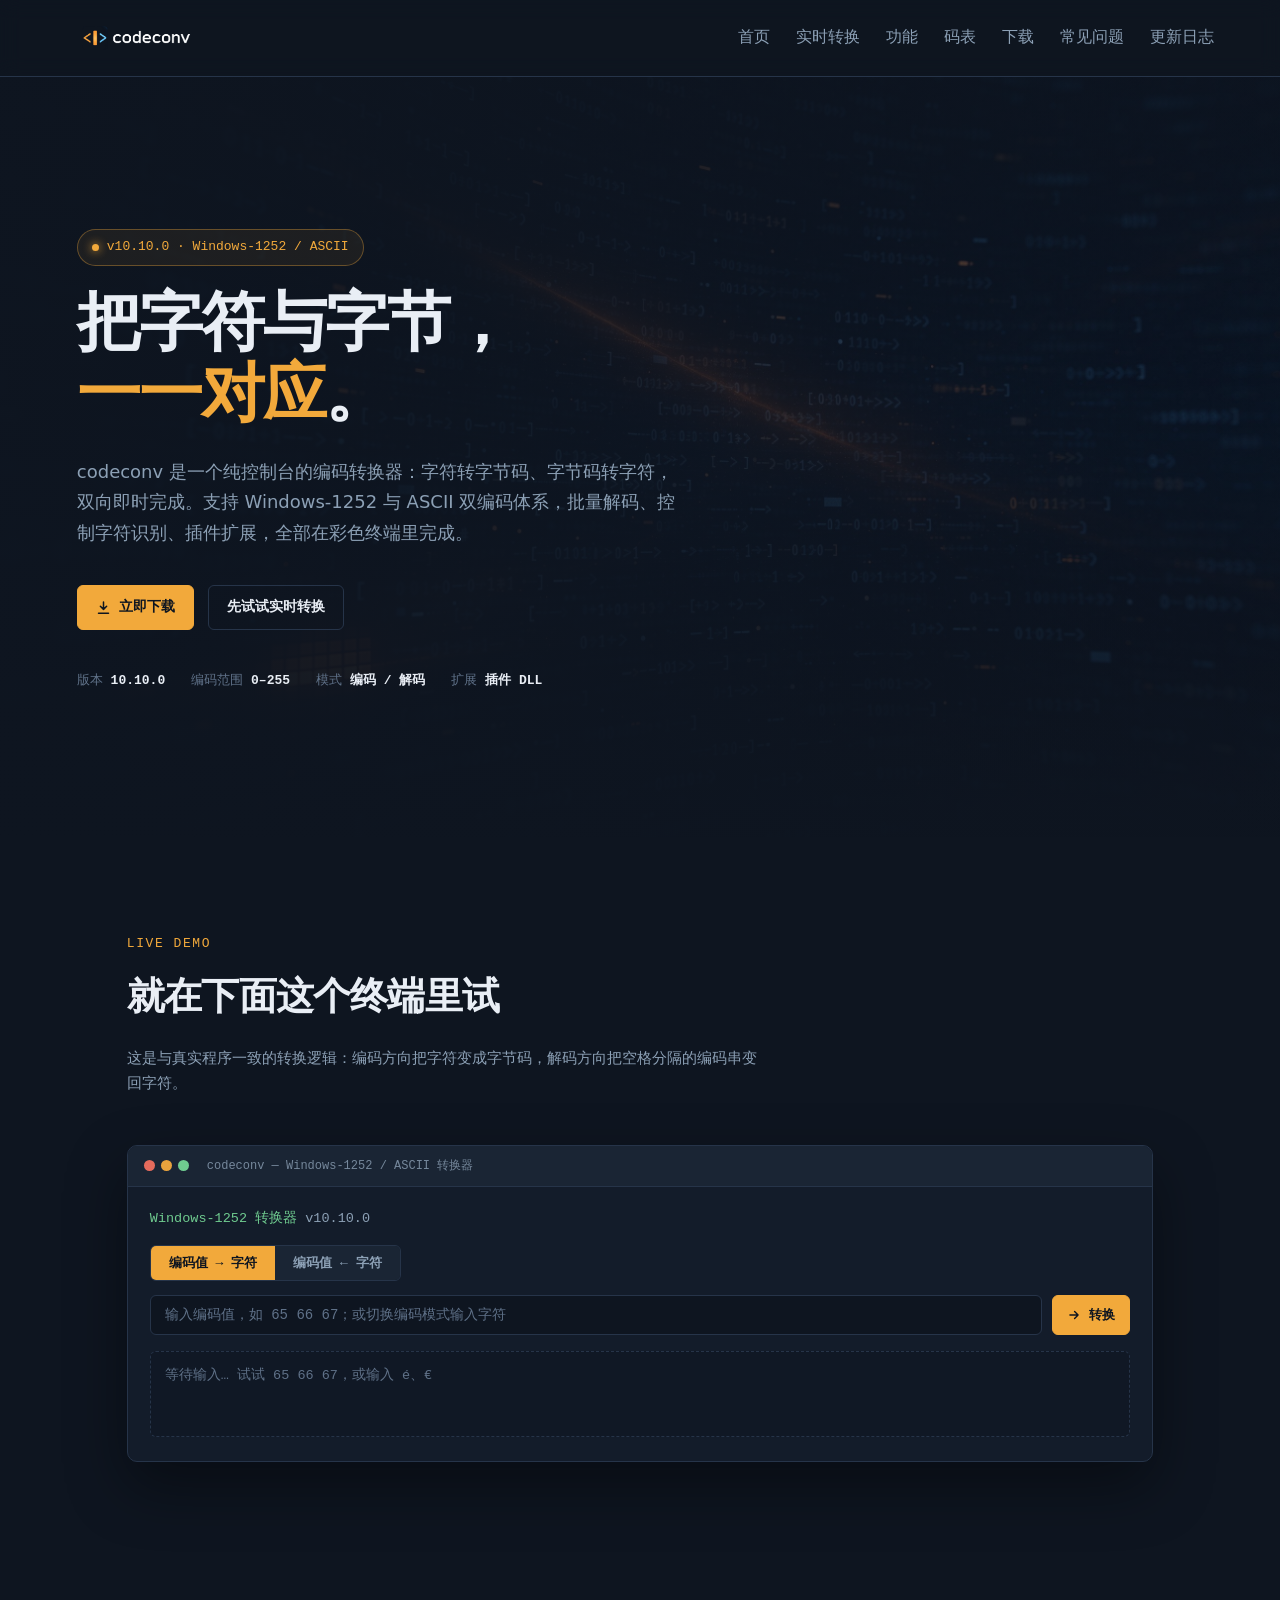
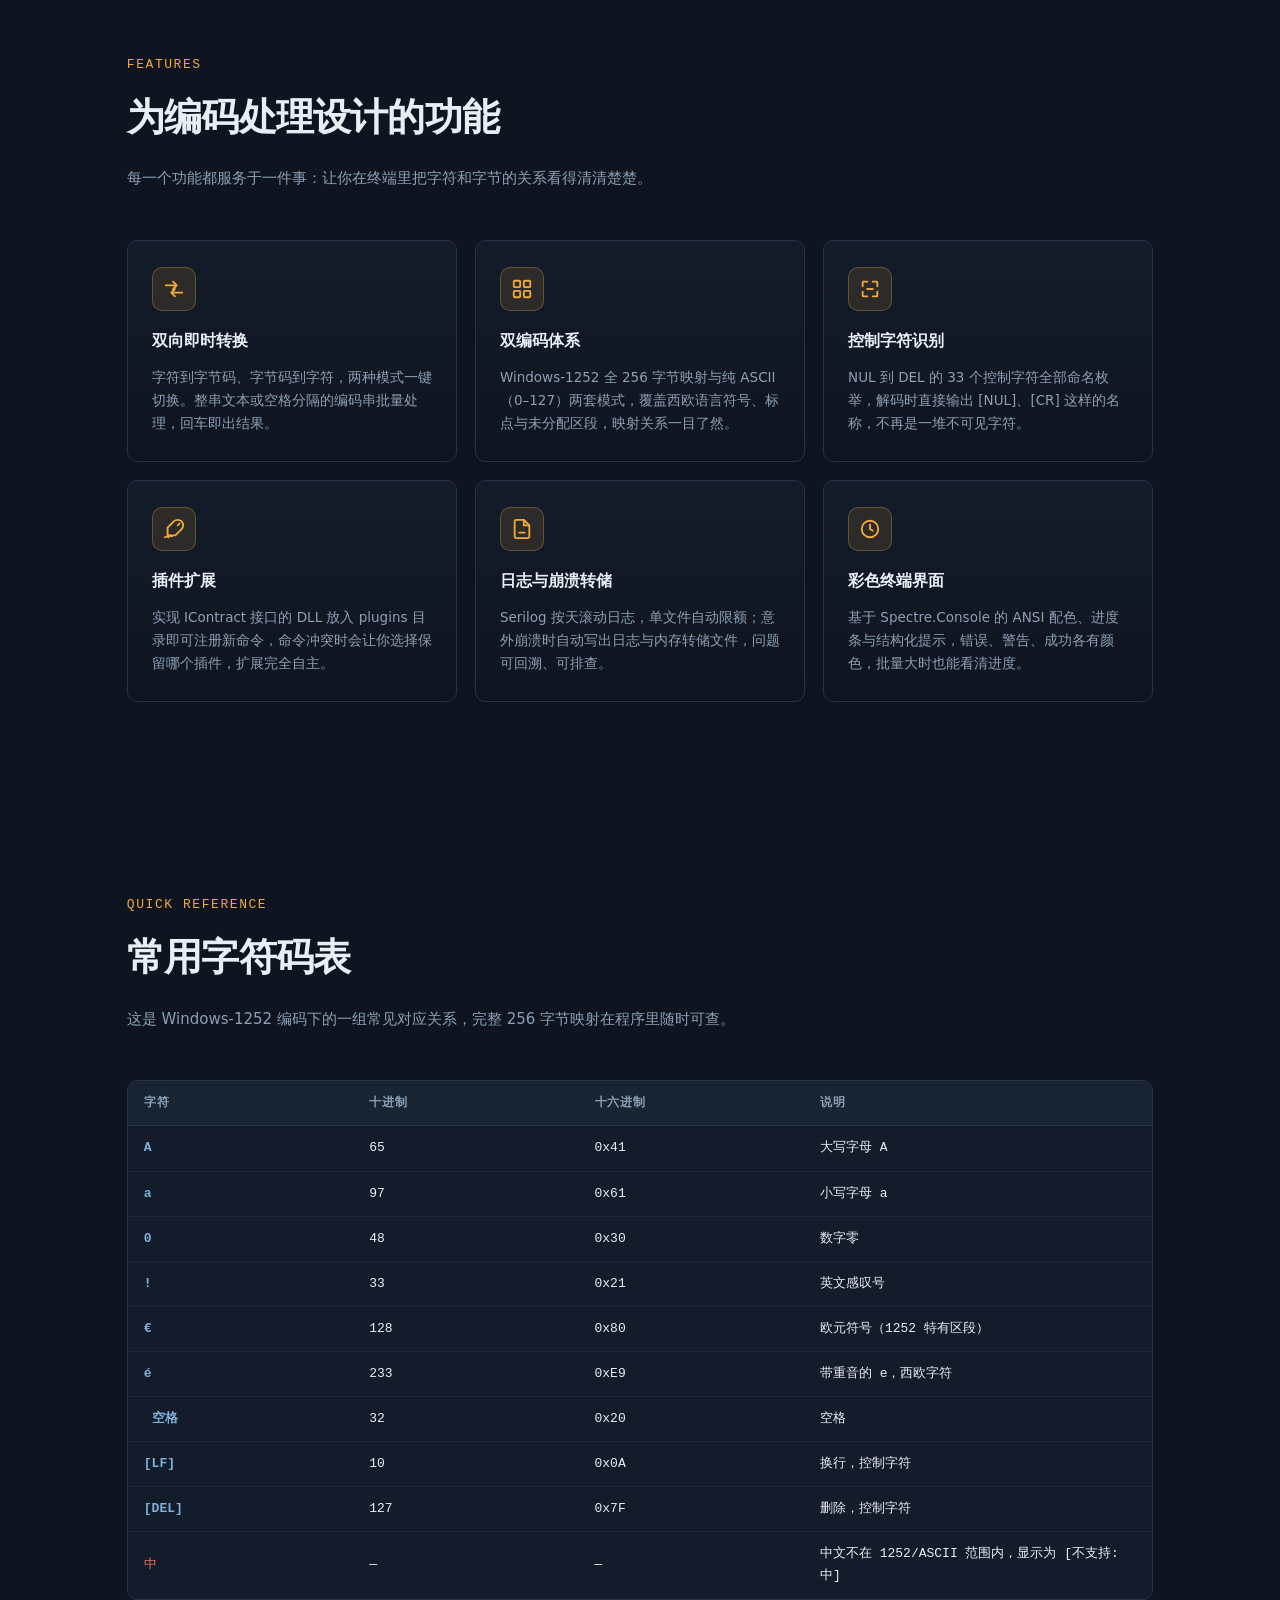
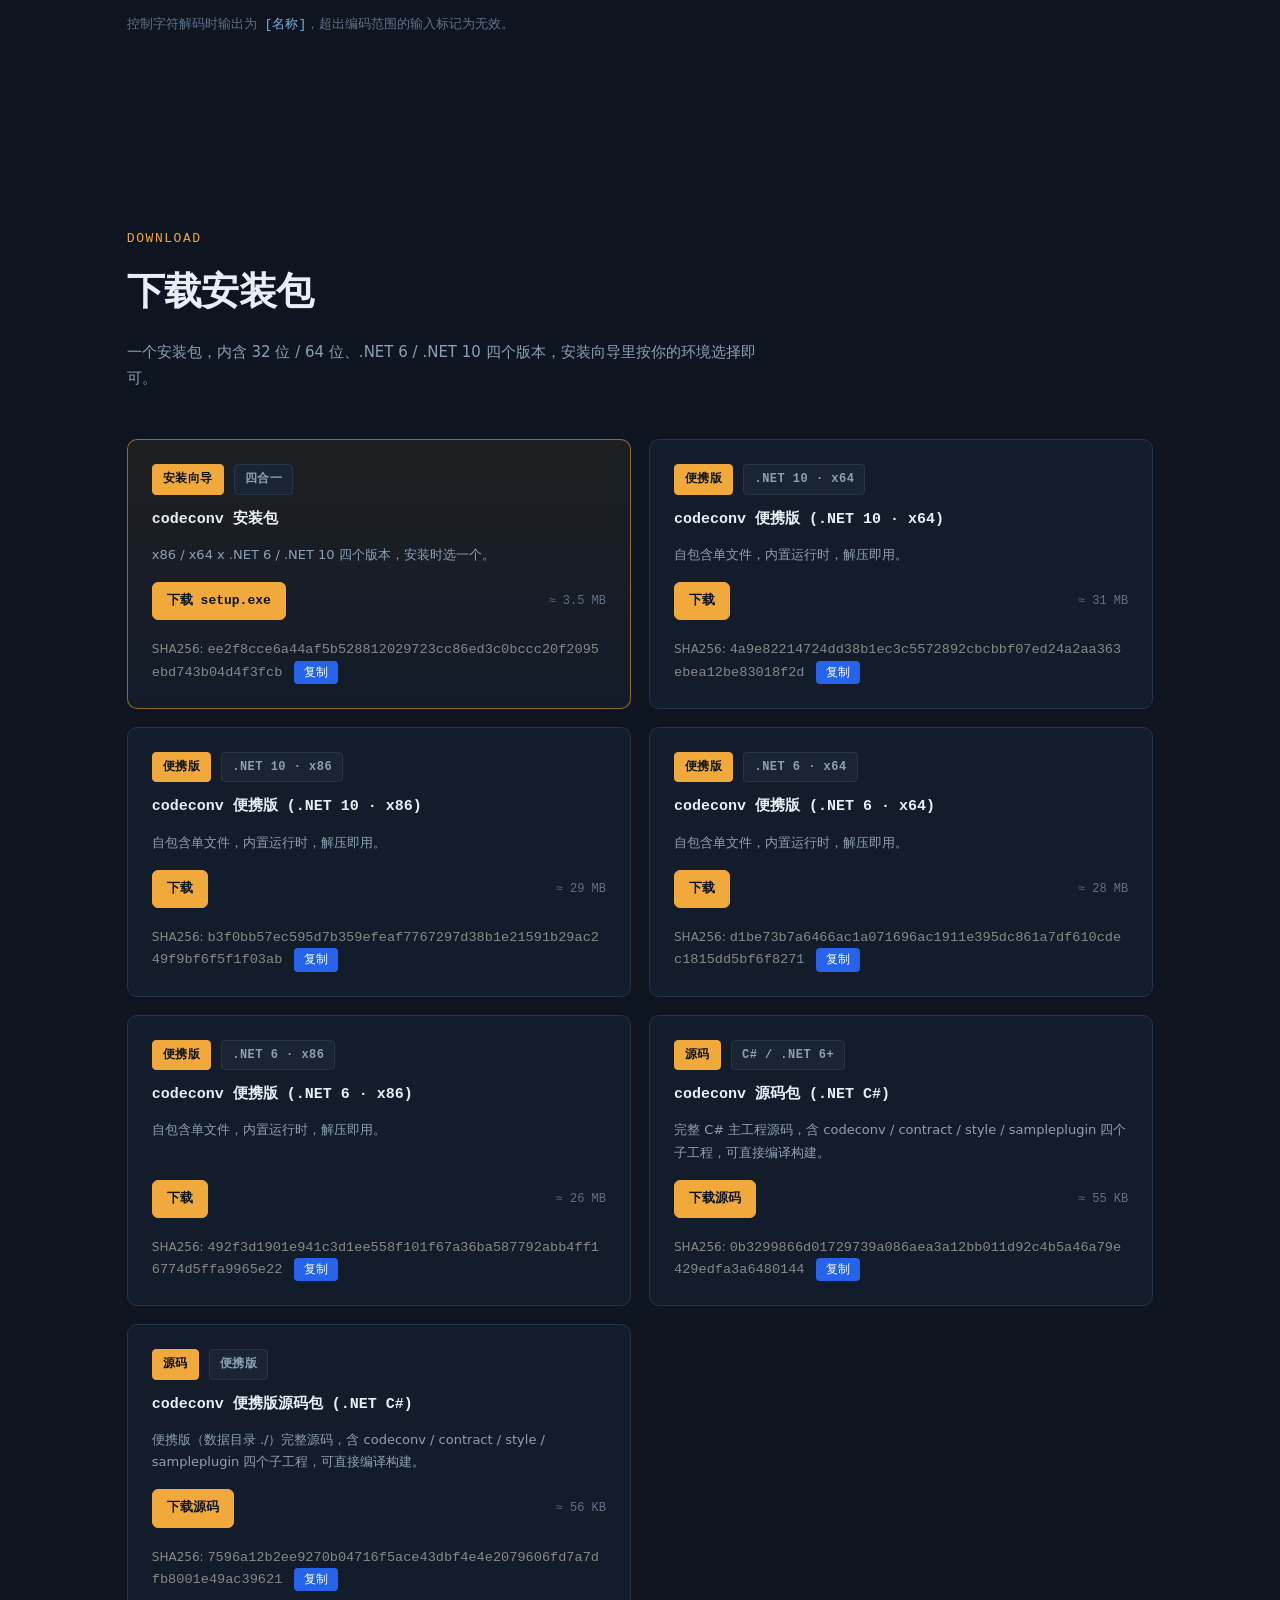
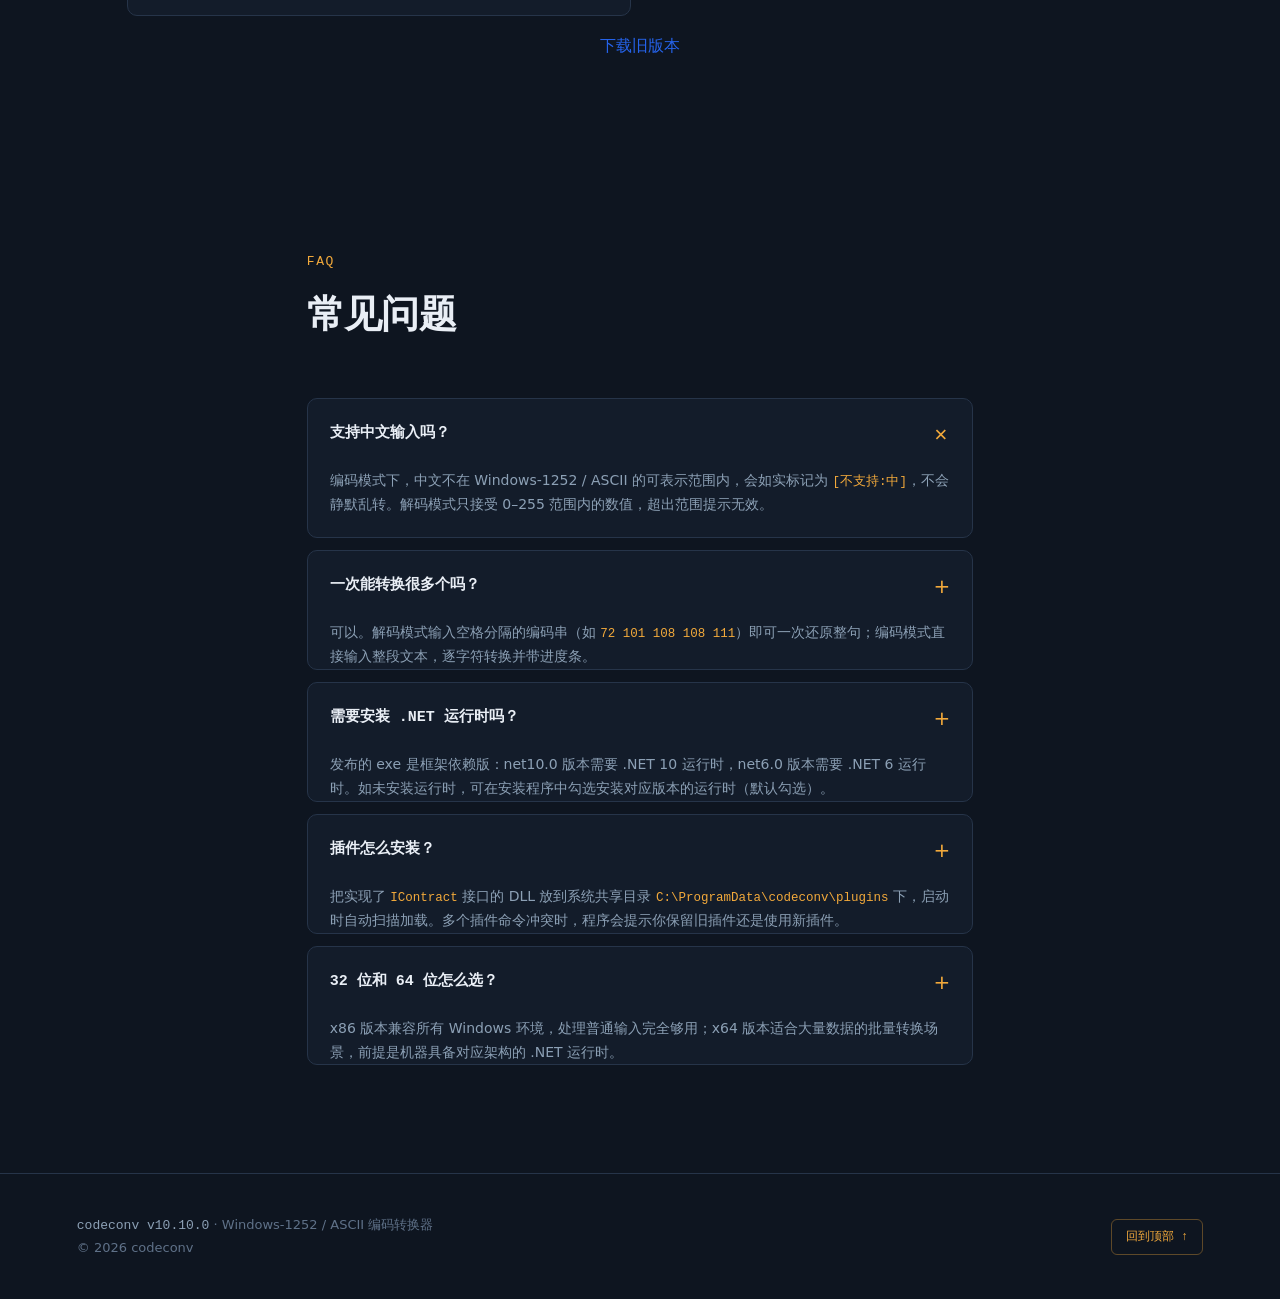
<file: index.html>
<!DOCTYPE html>
<html lang="zh-CN">

<head>
    <meta charset="UTF-8">
    <meta name="viewport" content="width=device-width, initial-scale=1.0">
    <title>codeconv — Windows-1252 / ASCII 编码转换器</title>
    <meta name="description" content="codeconv 是一款 Windows-1252 / ASCII 字符与字节码双向转换的控制台工具，支持批量解码、控制字符识别、插件扩展与彩色终端界面。">
    <link rel="icon" type="image/png" href="image/logo-icon.ico" sizes="16x16 32x32 48x48 64x64 256x256">
    <link rel="stylesheet"
        href="https://miaoda.feishu.cn/fonts/css2?family=JetBrains+Mono:wght@400;700;800&family=Noto+Sans+SC:wght@400;700;800&display=swap">
    <link rel="stylesheet" href="./style.css">
</head>

<body>
    <!-- ===== 导航 ===== -->
    <header class="nav">
        <div class="brand">
            <img src="image/logo-nav.png" alt="codeconv">
        </div>
        <nav class="nav-links" aria-label="页面导航">
            <a href="#top">首页</a>
            <a href="#demo">实时转换</a>
            <a href="#features">功能</a>
            <a href="#table">码表</a>
            <a href="#download">下载</a>
            <a href="#faq">常见问题</a>
            <a href="./changelog.html">更新日志</a>
        </nav>
    </header>

    <!-- ===== Hero ===== -->
    <section class="hero">
        <div class="hero-inner">
            <div class="hero-eyebrow"><span class="dot"></span> v10.10.0 · Windows-1252 / ASCII</div>
            <h1>把字符与字节，<br><span class="amp">一一对应</span>。</h1>
            <p class="lead">codeconv 是一个纯控制台的编码转换器：字符转字节码、字节码转字符，双向即时完成。支持 Windows-1252 与 ASCII
                双编码体系，批量解码、控制字符识别、插件扩展，全部在彩色终端里完成。</p>
            <div class="hero-cta">
                <a class="btn" href="#download">
                    <svg width="15" height="15" viewBox="0 0 24 24" fill="none" stroke="currentColor" stroke-width="2.4"
                        stroke-linecap="round" stroke-linejoin="round">
                        <path d="M12 3v12m0 0l-5-5m5 5l5-5" />
                        <path d="M4 21h16" />
                    </svg>
                    立即下载
                </a>
                <a class="btn ghost" href="#demo">先试试实时转换</a>
            </div>
            <div class="hero-meta">
                <span>版本 <b>10.10.0</b></span>
                <span>编码范围 <b>0–255</b></span>
                <span>模式 <b>编码 / 解码</b></span>
                <span>扩展 <b>插件 DLL</b></span>
            </div>
        </div>
    </section>

    <!-- ===== 实时转换演示 ===== -->
    <section class="section" id="demo">
        <div class="section-head">
            <div class="kicker">Live demo</div>
            <h2>就在下面这个终端里试</h2>
            <p>这是与真实程序一致的转换逻辑：编码方向把字符变成字节码，解码方向把空格分隔的编码串变回字符。</p>
        </div>
        <div class="demo-shell">
            <div class="demo-bar">
                <span class="dots"><span></span><span></span><span></span></span>
                <span class="demo-title">codeconv — Windows-1252 / ASCII 转换器</span>
            </div>
            <div class="demo-body">
                <div class="demo-banner" id="demoBanner"><span class="ok">Windows-1252 转换器</span> v10.10.0</div>
                <div class="demo-tabs" role="tablist">
                    <button type="button" id="tabDecode" class="on">编码值 &#8594; 字符</button>
                    <button type="button" id="tabEncode">编码值 &#8592; 字符</button>
                </div>
                <div class="demo-input-row">
                    <input id="demoInput" type="text" placeholder="输入编码值，如 65 66 67；或切换编码模式输入字符" autocomplete="off"
                        spellcheck="false">
                    <button class="btn small" id="demoGo" type="button">
                        <svg width="14" height="14" viewBox="0 0 24 24" fill="none" stroke="currentColor"
                            stroke-width="2.4" stroke-linecap="round" stroke-linejoin="round">
                            <path d="M5 12h14m0 0l-6-6m6 6l-6 6" />
                        </svg>
                        转换
                    </button>
                </div>
                <div class="demo-out" id="demoOut"><span class="hint">等待输入… 试试 65 66 67，或输入 &eacute;、&euro;</span></div>
            </div>
        </div>
    </section>

    <!-- ===== 特性 ===== -->
    <section class="section" id="features">
        <div class="section-head">
            <div class="kicker">Features</div>
            <h2>为编码处理设计的功能</h2>
            <p>每一个功能都服务于一件事：让你在终端里把字符和字节的关系看得清清楚楚。</p>
        </div>
        <div class="features">
            <div class="feat">
                <div class="ic"><svg width="22" height="22" viewBox="0 0 24 24" fill="none" stroke="currentColor"
                        stroke-width="2" stroke-linecap="round" stroke-linejoin="round">
                        <path d="M3 8h12m0 0l-4-4m4 4l-4 4" />
                        <path d="M21 16H9m0 0l4-4m-4 4l4 4" />
                    </svg></div>
                <h3>双向即时转换</h3>
                <p>字符到字节码、字节码到字符，两种模式一键切换。整串文本或空格分隔的编码串批量处理，回车即出结果。</p>
            </div>
            <div class="feat">
                <div class="ic"><svg width="22" height="22" viewBox="0 0 24 24" fill="none" stroke="currentColor"
                        stroke-width="2" stroke-linecap="round" stroke-linejoin="round">
                        <rect x="3" y="3" width="7" height="7" rx="1" />
                        <rect x="14" y="3" width="7" height="7" rx="1" />
                        <rect x="3" y="14" width="7" height="7" rx="1" />
                        <rect x="14" y="14" width="7" height="7" rx="1" />
                    </svg></div>
                <h3>双编码体系</h3>
                <p>Windows-1252 全 256 字节映射与纯 ASCII（0–127）两套模式，覆盖西欧语言符号、标点与未分配区段，映射关系一目了然。</p>
            </div>
            <div class="feat">
                <div class="ic"><svg width="22" height="22" viewBox="0 0 24 24" fill="none" stroke="currentColor"
                        stroke-width="2" stroke-linecap="round" stroke-linejoin="round">
                        <path d="M4 9V5a1 1 0 011-1h4" />
                        <path d="M20 9V5a1 1 0 00-1-1h-4" />
                        <path d="M4 15v4a1 1 0 001 1h4" />
                        <path d="M20 15v4a1 1 0 01-1 1h-4" />
                        <path d="M9 12h6" />
                    </svg></div>
                <h3>控制字符识别</h3>
                <p>NUL 到 DEL 的 33 个控制字符全部命名枚举，解码时直接输出 [NUL]、[CR] 这样的名称，不再是一堆不可见字符。</p>
            </div>
            <div class="feat">
                <div class="ic"><svg width="22" height="22" viewBox="0 0 24 24" fill="none" stroke="currentColor"
                        stroke-width="2" stroke-linecap="round" stroke-linejoin="round">
                        <path d="M20.24 12.24a6 6 0 00-8.49-8.49L5 10.5V19h8.5l6.74-6.76z" />
                        <path d="M16 8l2-2" />
                        <path d="M2 21l3-1 1 1 1-2 3 1" />
                    </svg></div>
                <h3>插件扩展</h3>
                <p>实现 IContract 接口的 DLL 放入 plugins 目录即可注册新命令，命令冲突时会让你选择保留哪个插件，扩展完全自主。</p>
            </div>
            <div class="feat">
                <div class="ic"><svg width="22" height="22" viewBox="0 0 24 24" fill="none" stroke="currentColor"
                        stroke-width="2" stroke-linecap="round" stroke-linejoin="round">
                        <path d="M14 2H6a2 2 0 00-2 2v16a2 2 0 002 2h12a2 2 0 002-2V8z" />
                        <path d="M14 2v6h6" />
                        <path d="M9 16h6" />
                    </svg></div>
                <h3>日志与崩溃转储</h3>
                <p>Serilog 按天滚动日志，单文件自动限额；意外崩溃时自动写出日志与内存转储文件，问题可回溯、可排查。</p>
            </div>
            <div class="feat">
                <div class="ic"><svg width="22" height="22" viewBox="0 0 24 24" fill="none" stroke="currentColor"
                        stroke-width="2" stroke-linecap="round" stroke-linejoin="round">
                        <path d="M12 3a9 9 0 100 18 9 9 0 000-18z" />
                        <path d="M12 7v5l3 2" />
                    </svg></div>
                <h3>彩色终端界面</h3>
                <p>基于 Spectre.Console 的 ANSI 配色、进度条与结构化提示，错误、警告、成功各有颜色，批量大时也能看清进度。</p>
            </div>
        </div>
    </section>

    <!-- ===== 码表 ===== -->
    <section class="section" id="table">
        <div class="section-head">
            <div class="kicker">Quick reference</div>
            <h2>常用字符码表</h2>
            <p>这是 Windows-1252 编码下的一组常见对应关系，完整 256 字节映射在程序里随时可查。</p>
        </div>
        <div class="code-table-wrap">
            <table class="code-table">
                <colgroup>
                    <col>
                    <col>
                    <col>
                    <col>
                </colgroup>
                <thead>
                    <tr>
                        <th>字符</th>
                        <th>十进制</th>
                        <th>十六进制</th>
                        <th>说明</th>
                    </tr>
                </thead>
                <tbody>
                    <tr>
                        <td><span class="ct">A</span></td>
                        <td>65</td>
                        <td>0x41</td>
                        <td>大写字母 A</td>
                    </tr>
                    <tr>
                        <td><span class="ct">a</span></td>
                        <td>97</td>
                        <td>0x61</td>
                        <td>小写字母 a</td>
                    </tr>
                    <tr>
                        <td><span class="ct">0</span></td>
                        <td>48</td>
                        <td>0x30</td>
                        <td>数字零</td>
                    </tr>
                    <tr>
                        <td><span class="ct">!</span></td>
                        <td>33</td>
                        <td>0x21</td>
                        <td>英文感叹号</td>
                    </tr>
                    <tr>
                        <td><span class="ct">&euro;</span></td>
                        <td>128</td>
                        <td>0x80</td>
                        <td>欧元符号（1252 特有区段）</td>
                    </tr>
                    <tr>
                        <td><span class="ct">&eacute;</span></td>
                        <td>233</td>
                        <td>0xE9</td>
                        <td>带重音的 e，西欧字符</td>
                    </tr>
                    <tr>
                        <td><span class="ct">&nbsp;空格&nbsp;</span></td>
                        <td>32</td>
                        <td>0x20</td>
                        <td>空格</td>
                    </tr>
                    <tr>
                        <td><span class="ct">[LF]</span></td>
                        <td>10</td>
                        <td>0x0A</td>
                        <td>换行，控制字符</td>
                    </tr>
                    <tr>
                        <td><span class="ct">[DEL]</span></td>
                        <td>127</td>
                        <td>0x7F</td>
                        <td>删除，控制字符</td>
                    </tr>
                    <tr>
                        <td><span class="bd">中</span></td>
                        <td>—</td>
                        <td>—</td>
                        <td>中文不在 1252/ASCII 范围内，显示为 [不支持:中]</td>
                    </tr>
                </tbody>
            </table>
        </div>
        <p class="legend">控制字符解码时输出为 <span>[名称]</span>，超出编码范围的输入标记为无效。</p>
    </section>

        <!-- ===== 下载 ===== -->
    <section class="section" id="download">
        <div class="section-head">
            <div class="kicker">Download</div>
            <h2>下载安装包</h2>
            <p>一个安装包，内含 32 位 / 64 位、.NET 6 / .NET 10 四个版本，安装向导里按你的环境选择即可。</p>
        </div>
        <div class="dl-grid">
            <div class="dl-card reco">
                <div class="dl-top">
                    <span class="dl-tag hot">安装向导</span>
                    <span class="dl-tag tfm">四合一</span>
                </div>
                <div class="dl-name">codeconv 安装包</div>
                <div class="dl-desc">x86 / x64 x .NET 6 / .NET 10 四个版本，安装时选一个。</div>
                <div class="dl-foot">
                    <a class="btn small" href="./download/install/setup.exe">下载 setup.exe</a>
                    <span class="dl-meta">≈ 3.5 MB</span>
                </div>
                <div class="sha256">SHA256: <span class="hash-text">ee2f8cce6a44af5b528812029723cc86ed3c0bccc20f2095ebd743b04d4f3fcb</span> <button type="button" class="copy-btn" onclick="copyHash(this)">复制</button></div>
            </div>
            <div class="dl-card">
                <div class="dl-top">
                    <span class="dl-tag hot">便携版</span>
                    <span class="dl-tag tfm">.NET 10 · x64</span>
                </div>
                <div class="dl-name">codeconv 便携版 (.NET 10 · x64)</div>
                <div class="dl-desc">自包含单文件，内置运行时，解压即用。</div>
                <div class="dl-foot">
                    <a class="btn small" href="./download/portable/codeconv-10.10.0-portable-net10-x64.zip">下载</a>
                    <span class="dl-meta">≈ 31 MB</span>
                </div>
                <div class="sha256">SHA256: <span class="hash-text">4a9e82214724dd38b1ec3c5572892cbcbbf07ed24a2aa363ebea12be83018f2d</span> <button type="button" class="copy-btn" onclick="copyHash(this)">复制</button></div>
            </div>
            <div class="dl-card">
                <div class="dl-top">
                    <span class="dl-tag hot">便携版</span>
                    <span class="dl-tag tfm">.NET 10 · x86</span>
                </div>
                <div class="dl-name">codeconv 便携版 (.NET 10 · x86)</div>
                <div class="dl-desc">自包含单文件，内置运行时，解压即用。</div>
                <div class="dl-foot">
                    <a class="btn small" href="./download/portable/codeconv-10.10.0-portable-net10-x86.zip">下载</a>
                    <span class="dl-meta">≈ 29 MB</span>
                </div>
                <div class="sha256">SHA256: <span class="hash-text">b3f0bb57ec595d7b359efeaf7767297d38b1e21591b29ac249f9bf6f5f1f03ab</span> <button type="button" class="copy-btn" onclick="copyHash(this)">复制</button></div>
            </div>
            <div class="dl-card">
                <div class="dl-top">
                    <span class="dl-tag hot">便携版</span>
                    <span class="dl-tag tfm">.NET 6 · x64</span>
                </div>
                <div class="dl-name">codeconv 便携版 (.NET 6 · x64)</div>
                <div class="dl-desc">自包含单文件，内置运行时，解压即用。</div>
                <div class="dl-foot">
                    <a class="btn small" href="./download/portable/codeconv-10.10.0-portable-net6-x64.zip">下载</a>
                    <span class="dl-meta">≈ 28 MB</span>
                </div>
                <div class="sha256">SHA256: <span class="hash-text">d1be73b7a6466ac1a071696ac1911e395dc861a7df610cdec1815dd5bf6f8271</span> <button type="button" class="copy-btn" onclick="copyHash(this)">复制</button></div>
            </div>
            <div class="dl-card">
                <div class="dl-top">
                    <span class="dl-tag hot">便携版</span>
                    <span class="dl-tag tfm">.NET 6 · x86</span>
                </div>
                <div class="dl-name">codeconv 便携版 (.NET 6 · x86)</div>
                <div class="dl-desc">自包含单文件，内置运行时，解压即用。</div>
                <div class="dl-foot">
                    <a class="btn small" href="./download/portable/codeconv-10.10.0-portable-net6-x86.zip">下载</a>
                    <span class="dl-meta">≈ 26 MB</span>
                </div>
                <div class="sha256">SHA256: <span class="hash-text">492f3d1901e941c3d1ee558f101f67a36ba587792abb4ff16774d5ffa9965e22</span> <button type="button" class="copy-btn" onclick="copyHash(this)">复制</button></div>
            </div>
            <div class="dl-card">
                <div class="dl-top">
                    <span class="dl-tag hot">源码</span>
                    <span class="dl-tag tfm">C# / .NET 6+</span>
                </div>
                <div class="dl-name">codeconv 源码包 (.NET C#)</div>
                <div class="dl-desc">完整 C# 主工程源码，含 codeconv / contract / style / sampleplugin 四个子工程，可直接编译构建。</div>
                <div class="dl-foot">
                    <a class="btn small" href="./download/source/codeconv-10.10.0-source.zip">下载源码</a>
                    <span class="dl-meta">≈ 55 KB</span>
                </div>
                <div class="sha256">SHA256: <span class="hash-text">0b3299866d01729739a086aea3a12bb011d92c4b5a46a79e429edfa3a6480144</span> <button type="button" class="copy-btn" onclick="copyHash(this)">复制</button></div>
            </div>
            <div class="dl-card">
                <div class="dl-top">
                    <span class="dl-tag hot">源码</span>
                    <span class="dl-tag tfm">便携版</span>
                </div>
                <div class="dl-name">codeconv 便携版源码包 (.NET C#)</div>
                <div class="dl-desc">便携版（数据目录 ./）完整源码，含 codeconv / contract / style / sampleplugin 四个子工程，可直接编译构建。</div>
                <div class="dl-foot">
                    <a class="btn small" href="./download/source/codeconv-10.10.0-portable-source.zip">下载源码</a>
                    <span class="dl-meta">≈ 56 KB</span>
                </div>
                <div class="sha256">SHA256: <span class="hash-text">7596a12b2ee9270b04716f5ace43dbf4e4e2079606fd7a7dfb8001e49ac39621</span> <button type="button" class="copy-btn" onclick="copyHash(this)">复制</button></div>
            </div>
        </div>
        <div class="download-old">
            <a href="./download-old.html">下载旧版本</a>
        </div>
    </section>

    <!-- ===== FAQ ===== -->
    <section class="section faq" id="faq">
        <div class="section-head">
            <div class="kicker">FAQ</div>
            <h2>常见问题</h2>
        </div>
        <details open>
            <summary>支持中文输入吗？<span class="plus">+</span></summary>
            <div class="faq-body">编码模式下，中文不在 Windows-1252 / ASCII 的可表示范围内，会如实标记为 <code>[不支持:中]</code>，不会静默乱转。解码模式只接受
                0–255 范围内的数值，超出范围提示无效。</div>
        </details>
        <details>
            <summary>一次能转换很多个吗？<span class="plus">+</span></summary>
            <div class="faq-body">可以。解码模式输入空格分隔的编码串（如 <code>72 101 108 108 111</code>）即可一次还原整句；编码模式直接输入整段文本，逐字符转换并带进度条。
            </div>
        </details>
        <details>
            <summary>需要安装 .NET 运行时吗？<span class="plus">+</span></summary>
            <div class="faq-body">发布的 exe 是框架依赖版：net10.0 版本需要 .NET 10 运行时，net6.0 版本需要 .NET 6 运行时。如未安装运行时，可在安装程序中勾选安装对应版本的运行时（默认勾选）。
            </div>
        </details>
        <details>
            <summary>插件怎么安装？<span class="plus">+</span></summary>
            <div class="faq-body">把实现了 <code>IContract</code> 接口的 DLL 放到系统共享目录
                <code>C:\ProgramData\codeconv\plugins</code> 下，启动时自动扫描加载。多个插件命令冲突时，程序会提示你保留旧插件还是使用新插件。</div>
        </details>
        <details>
            <summary>32 位和 64 位怎么选？<span class="plus">+</span></summary>
            <div class="faq-body">x86 版本兼容所有 Windows 环境，处理普通输入完全够用；x64 版本适合大量数据的批量转换场景，前提是机器具备对应架构的 .NET 运行时。</div>
        </details>
    </section>

    <!-- ===== 底部 ===== -->
    <footer class="footer">
        <div>
            <span class="fmono">codeconv v10.10.0</span> · Windows-1252 / ASCII 编码转换器<br>
            © 2026 codeconv
        </div>
        <a class="to-top" href="#top" data-top>回到顶部 ↑</a>
    </footer>

    <script>
        (function () {
            'use strict';
            var $ = function (id) { return document.getElementById(id); };
            var mode = 'decode';

            var w1252 = {
                128: '\u20AC', 129: '[未分配]', 130: '\u201A', 131: '\u0192', 132: '\u201E', 133: '\u2026', 134: '\u2020',
                135: '\u2021', 136: '\u02C6', 137: '\u2030', 138: '\u0160', 139: '\u2039', 140: '\u0152', 141: '[未分配]', 
                142: '\u017D', 143: '[未分配]', 144:'[未分配]', 145: '\u2018', 146: '\u2019', 147: '\u201C', 148: '\u201D',
                149: '\u2022', 150: '\u2013', 151: '\u2014', 152: '\u02DC', 153: '\u2122', 154: '\u0161', 155: '\u203A', 
                156: '\u0153', 157: '[未分配]', 158: '\u017E', 159: '\u0178', 160: '\u00A0', 161: '\u00A1', 162: '\u00A2',
                163: '\u00A3', 164: '\u00A4', 165: '\u00A5', 166: '\u00A6', 167: '\u00A7', 168: '\u00A8', 169: '\u00A9',
                170: '\u00AA', 171: '\u00AB', 172: '\u00AC', 173: '\u00AD', 174: '\u00AE', 175: '\u00AF', 176: '\u00B0',
                177: '\u00B1', 178: '\u00B2', 179: '\u00B3', 180: '\u00B4', 181: '\u00B5', 182: '\u00B6', 183: '\u00B7',
                184: '\u00B8', 185: '\u00B9', 186: '\u00BA', 187: '\u00BB', 188: '\u00BC', 189: '\u00BD', 190: '\u00BE',
                191: '\u00BF', 192: '\u00C0', 193: '\u00C1', 194: '\u00C2', 195: '\u00C3', 196: '\u00C4', 197: '\u00C5',
                198: '\u00C6', 199: '\u00C7', 200: '\u00C8', 201: '\u00C9', 202: '\u00CA', 203: '\u00CB', 204: '\u00CC',
                205: '\u00CD', 206: '\u00CE', 207: '\u00CF', 208: '\u00D0', 209: '\u00D1', 210: '\u00D2', 211: '\u00D3',
                212: '\u00D4', 213: '\u00D5', 214: '\u00D6', 215: '\u00D7', 216: '\u00D8', 217: '\u00D9', 218: '\u00DA', 
                219: '\u00DB', 220: '\u00DC', 221: '\u00DD', 222: '\u00DE', 223: '\u00DF', 224: '\u00E0', 225: '\u00E1',
                226: '\u00E2', 227: '\u00E3', 228: '\u00E4', 229: '\u00E5', 230: '\u00E6', 231: '\u00E7', 232: '\u00E8',
                233: '\u00E9', 234: '\u00EA', 235: '\u00EB', 236: '\u00EC', 237: '\u00ED', 238: '\u00EE', 239: '\u00EF',
                240: '\u00F0', 241: '\u00F1', 242: '\u00F2', 243: '\u00F3', 244: '\u00F4', 245: '\u00F5', 246: '\u00F6',
                247: '\u00F7', 248: '\u00F8', 249: '\u00F9', 250: '\u00FA', 251: '\u00FB', 252: '\u00FC', 253: '\u00FD',
                254: '\u00FE', 255: '\u00FF'
            };
            var ctrl = ['NUL', 'SOH', 'STX', 'ETX', 'EOT', 'ENQ', 'ACK', 'BEL', 'BS', 'HT', 'LF', 'VT', 'FF', 'CR', 'SO', 'SI',
                'DLE', 'DC1', 'DC2', 'DC3', 'DC4', 'NAK', 'SYN', 'ETB', 'CAN', 'EM', 'SUB', 'ESC', 'FS', 'GS', 'RS', 'US'];
            var ctrlName = {};
            ctrl.forEach(function (n, i) { ctrlName[i] = n; });
            ctrlName[127] = 'DEL';
            var charToCode = {};
            for (var i = 0; i < 128; i++) { charToCode[String.fromCharCode(i)] = i; }
            for (var k in w1252) { if (w1252[k] !== '\uFFFD') { charToCode[w1252[k]] = parseInt(k, 10); } }

            function esc(s) {
                return s.replace(/&/g, '&amp;').replace(/</g, '&lt;').replace(/>/g, '&gt;').replace(/\n/g, '<br>');
            }
            function html(s) { return s.replace(/&/g, '&amp;').replace(/</g, '&lt;').replace(/>/g, '&gt;'); }

            function decodeLine(raw) {
                var parts = raw.split(/\s+/).filter(Boolean);
                if (!parts.length) return '<span class="hint">没有可解码的内容</span>';
                var lines = [];
                parts.forEach(function (p) {
                    var n = parseInt(p, 10);
                    if (isNaN(n)) { lines.push('<span class="arrow">' + esc(p) + '</span> <span class="bad">[非数字] &#10005;</span>'); return; }
                    if (n < 0 || n > 255) { lines.push('<span class="arrow">' + esc(p) + '</span> <span class="bad">[无效] &#10005;</span>'); return; }
                    var out;
                    if (ctrlName[n] !== undefined) { out = '[控制字符:' + ctrlName[n] + ']'; }
                    else if (w1252[n]) { out = w1252[n]; }
                    else { out = String.fromCharCode(n); }
                    lines.push('<span class="arrow">' + esc(p) + '</span> &#8594; <span class="ctrl">' + html(out) + '</span>');
                });
                return lines.join('<br>');
            }

            function encodeLine(raw) {
                if (!raw.length) return '<span class="hint">没有可编码的内容</span>';
                var lines = [];
                for (var i = 0; i < raw.length; i++) {
                    var c = raw[i];
                    var code = charToCode[c];
                    var out;
                    if (code !== undefined) { out = '<span class="ctrl">' + code + '</span>'; }
                    else { out = '<span class="bad">[不支持:' + esc(c) + '] &#10005;</span>'; }
                    lines.push('<span class="arrow">' + esc(c) + '</span> &#8594; ' + out);
                }
                return lines.join('<br>');
            }

            function run() {
                var val = $('demoInput').value.trim();
                var out = $('demoOut');
                if (!val) { out.innerHTML = '<span class="hint">输入内容为空，先输入点什么再转换。</span>'; return; }
                out.innerHTML = mode === 'decode' ? decodeLine(val) : encodeLine(val);
            }

            function setMode(m) {
                mode = m;
                $('tabDecode').className = m === 'decode' ? 'on' : '';
                $('tabEncode').className = m === 'encode' ? 'on' : '';
                $('demoInput').placeholder = m === 'decode'
                    ? '输入编码值，如 65 66 67'
                    : '输入字符，如 Hello € é';
                $('demoBanner').innerHTML = m === 'decode'
                    ? '<span class="ok">解码模式</span> 编码值 &#8594; 字符'
                    : '<span class="ok">编码模式</span> 字符 &#8594; 编码值';
                $('demoOut').innerHTML = '<span class="hint">等待输入…</span>';
            }

            $('tabDecode').addEventListener('click', function () { setMode('decode'); });
            $('tabEncode').addEventListener('click', function () { setMode('encode'); });
            $('demoGo').addEventListener('click', run);
            $('demoInput').addEventListener('keydown', function (e) { if (e.key === 'Enter') run(); });
            document.querySelector('[data-top]').addEventListener('click', function () { window.scrollTo({ top: 0, behavior: 'smooth' }); });
            document.querySelectorAll('.faq details').forEach(function (d) {
                var summary = d.querySelector('summary');
                function expand() {
                    d.classList.add('open');
                }
                function collapse() {
                    d.classList.remove('open');
                }
                if (d.hasAttribute('open')) {
                    d.classList.add('open');
                }
                d.setAttribute('open', '');
                summary.addEventListener('click', function (e) {
                    e.preventDefault();
                    if (d.classList.contains('open')) {
                        collapse();
                    } else {
                        expand();
                    }
                });
            });
        })();
    </script>
<script>
function copyHash(btn){
  const text = btn.previousElementSibling.textContent.trim();
  navigator.clipboard.writeText(text).then(()=>{
    const old = btn.textContent;
    btn.textContent = "已复制!";
    setTimeout(()=>btn.textContent = old, 1500);
  }).catch(()=>alert("复制失败，请手动复制：" + text));
}
</script>
</body>

</html>
</file>
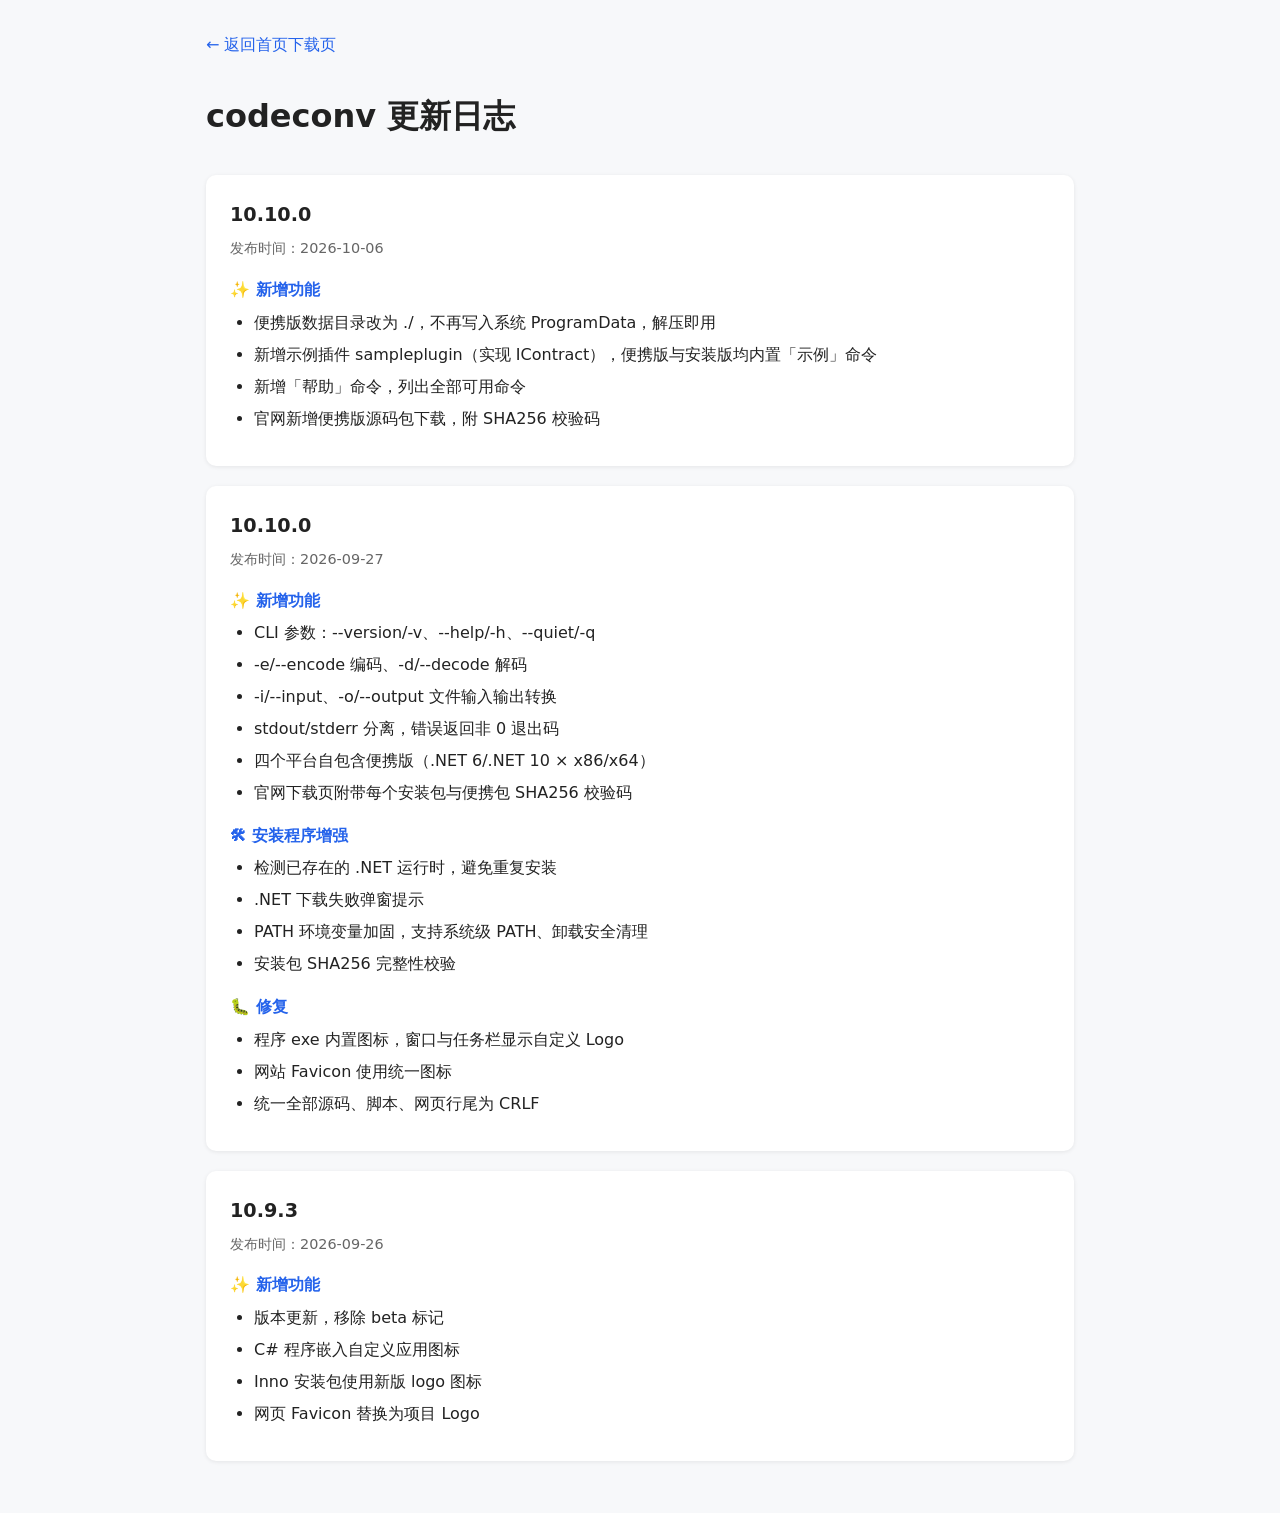
<file: changelog.html>
<!DOCTYPE html>
<html lang="zh-CN">

<head>
    <meta charset="UTF-8">
    <meta name="viewport" content="width=device-width, initial-scale=1.0">
    <title>codeconv 更新日志</title>
    <link rel="icon" href="./image/logo-icon.ico">
    <style>
        * {
            box-sizing: border-box;
            margin: 0;
            padding: 0
        }

        body {
            font-family: system-ui, Segoe UI, Microsoft YaHei;
            background: #f7f8fa;
            color: #222;
            max-width: 900px;
            margin: 0 auto;
            padding: 2rem 1rem;
            line-height: 1.65
        }

        h1 {
            margin-bottom: 2rem
        }

        .back {
            margin-bottom: 2rem
        }

        .back a {
            color: #2563eb;
            text-decoration: none
        }

        .back a:hover {
            text-decoration: underline
        }

        .version {
            background: #fff;
            border-radius: 10px;
            padding: 1.5rem;
            margin-bottom: 1.25rem;
            box-shadow: 0 1px 4px rgba(0, 0, 0, .08)
        }

        .version h2 {
            font-size: 1.2rem;
            margin-bottom: .4rem
        }

        .time {
            color: #666;
            font-size: .9rem;
            margin-bottom: 1rem
        }

        h3 {
            font-size: 1rem;
            margin: 1rem 0 .4rem;
            color: #2563eb
        }

        ul {
            padding-left: 1.5rem;
            margin-bottom: .6rem
        }

        li {
            margin-bottom: .35rem
        }
    </style>
</head>

<body>
    <div class="back"><a href="./index.html">← 返回首页下载页</a></div>
    <h1>codeconv 更新日志</h1>

    <div class="version">
        <h2>10.10.0</h2>
        <div class="time">发布时间：2026-10-06</div>
        <h3>✨ 新增功能</h3>
        <ul>
            <li>便携版数据目录改为 ./，不再写入系统 ProgramData，解压即用</li>
            <li>新增示例插件 sampleplugin（实现 IContract），便携版与安装版均内置「示例」命令</li>
            <li>新增「帮助」命令，列出全部可用命令</li>
            <li>官网新增便携版源码包下载，附 SHA256 校验码</li>
        </ul>
    </div>

    <div class="version">
        <h2>10.10.0</h2>
        <div class="time">发布时间：2026-09-27</div>
        <h3>✨ 新增功能</h3>
        <ul>
            <li>CLI 参数：--version/-v、--help/-h、--quiet/-q</li>
            <li>-e/--encode 编码、-d/--decode 解码</li>
            <li>-i/--input、-o/--output 文件输入输出转换</li>
            <li>stdout/stderr 分离，错误返回非 0 退出码</li>
            <li>四个平台自包含便携版（.NET 6/.NET 10 × x86/x64）</li>
            <li>官网下载页附带每个安装包与便携包 SHA256 校验码</li>
        </ul>
        <h3>🛠 安装程序增强</h3>
        <ul>
            <li>检测已存在的 .NET 运行时，避免重复安装</li>
            <li>.NET 下载失败弹窗提示</li>
            <li>PATH 环境变量加固，支持系统级 PATH、卸载安全清理</li>
            <li>安装包 SHA256 完整性校验</li>
        </ul>
        <h3>🐛 修复</h3>
        <ul>
            <li>程序 exe 内置图标，窗口与任务栏显示自定义 Logo</li>
            <li>网站 Favicon 使用统一图标</li>
            <li>统一全部源码、脚本、网页行尾为 CRLF</li>
        </ul>
    </div>

    <div class="version">
        <h2>10.9.3</h2>
        <div class="time">发布时间：2026-09-26</div>
        <h3>✨ 新增功能</h3>
        <ul>
            <li>版本更新，移除 beta 标记</li>
            <li>C# 程序嵌入自定义应用图标</li>
            <li>Inno 安装包使用新版 logo 图标</li>
            <li>网页 Favicon 替换为项目 Logo</li>
        </ul>
    </div>

</body>

</html>
</file>
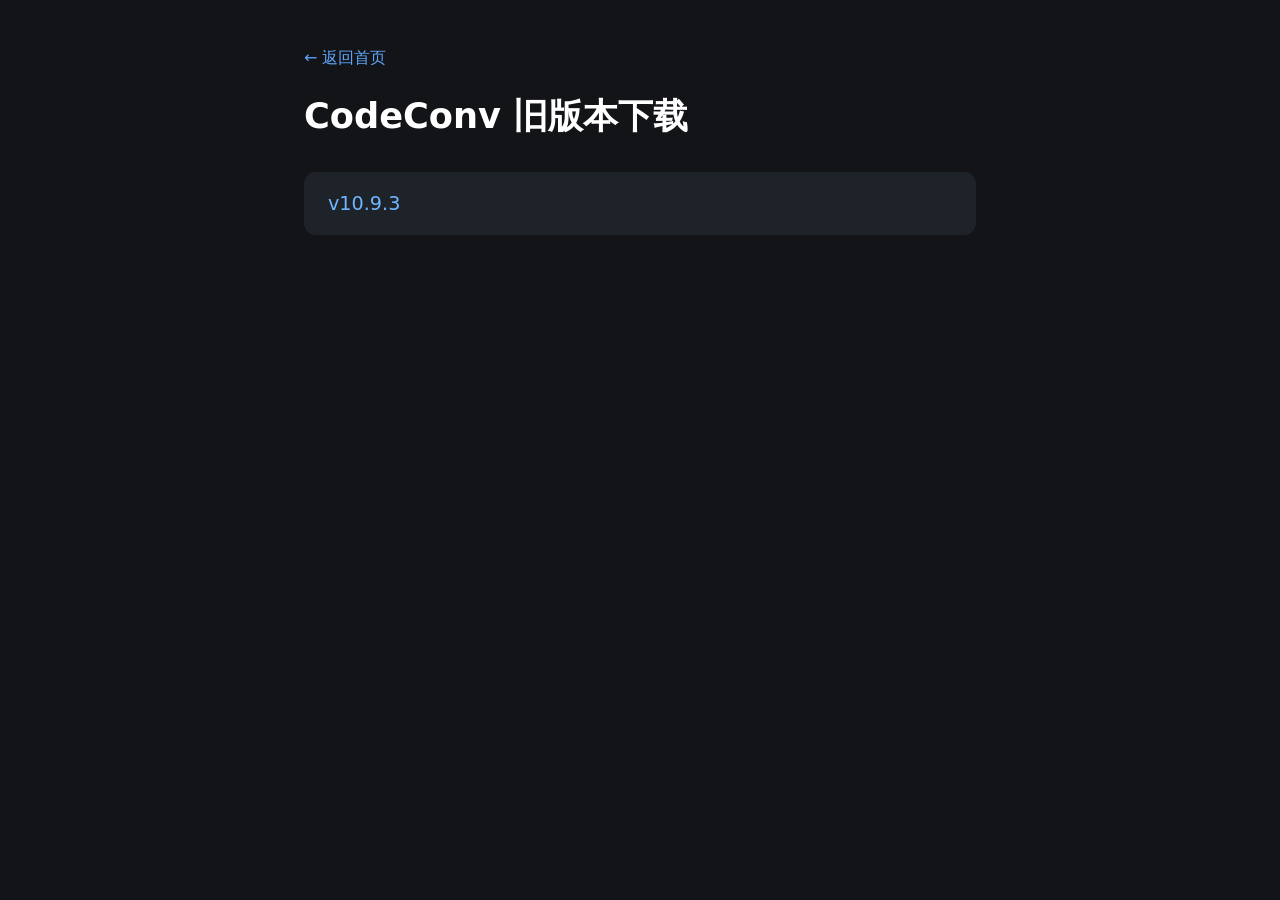
<file: download-old.html>
<!DOCTYPE html>
<html lang="zh-CN">
<head>
    <meta charset="UTF-8">
    <meta name="viewport" content="width=device-width, initial-scale=1.0">
    <title>CodeConv 旧版本下载页</title>
    <style>
        * {
            margin: 0;
            padding: 0;
            box-sizing: border-box;
            font-family: system-ui, -apple-system, "Segoe UI", Roboto, sans-serif;
        }
        body {
            background-color: #121418;
            color: #e8edf3;
            padding: 48px 24px;
            max-width: 720px;
            margin: 0 auto;
        }
        .back-link {
            display: inline-block;
            color: #60a5fa;
            text-decoration: none;
            margin-bottom: 24px;
            font-size: 1rem;
        }
        .back-link:hover {
            text-decoration: underline;
        }
        h1 {
            font-size: 2.2rem;
            margin-bottom: 32px;
            color: #ffffff;
        }
        .version-card {
            display: block;
            background: #1e2229;
            border-radius: 12px;
            padding: 20px 24px;
            margin-bottom: 16px;
            transition: 0.2s ease;
            text-decoration: none;
            color: #70b5ff;
            font-size:1.2rem;
            font-weight:500;
        }
        .version-card:hover {
            background: #272c35;
            transform: translateY(-2px);
            color: #93c5fd;
        }
    </style>
</head>
<body>
    <a href="./index.html" class="back-link">← 返回首页</a>
    <h1>CodeConv 旧版本下载</h1>

    <div id="v10.9.3">
        <a href="./download/source/old/v10.9.3.zip" class="version-card">v10.9.3</a>
    </div>
</body>
</html>
</file>
<file: style.css>
:root {
    --bg: #0E1520;
    --bg-2: #131C2A;
    --bg-3: #1A2534;
    --line: #263449;
    --ink: #E9EEF5;
    --dim: #8CA0B5;
    --dim-2: #5F7188;
    --amber: #F2A93B;
    --amber-deep: #C77F1E;
    --blue: #7FB0D8;
    --ok: #6FCB8F;
    --bad: #E56B5C;
    --mono: 'JetBrains Mono', ui-monospace, Consolas, 'Courier New', monospace;
    --sans: 'Noto Sans SC', system-ui, -apple-system, 'Segoe UI', 'Microsoft YaHei', sans-serif;
    --radius: 6px;
}

* {
    box-sizing: border-box;
    margin: 0;
    padding: 0
}

html {
    scroll-behavior: smooth
}

body {
    background: var(--bg);
    color: var(--ink);
    font-family: var(--sans);
    line-height: 1.7;
    -webkit-font-smoothing: antialiased;
    overflow-x: hidden;
}

::selection {
    background: var(--amber);
    color: #0E1520
}

a {
    color: inherit;
    text-decoration: none
}

img {
    max-width: 100%;
    display: block
}

/* ===== 顶部导航 ===== */
.nav {
    position: sticky;
    top: 0;
    z-index: 50;
    display: flex;
    align-items: center;
    gap: 28px;
    padding: 14px clamp(20px, 5vw, 64px);
    background: rgba(14, 21, 32, .86);
    backdrop-filter: blur(10px);
    border-bottom: 1px solid var(--line);
}

.brand {
    display: flex;
    align-items: center;
    gap: 10px;
    font-family: var(--mono);
    font-weight: 800;
    font-size: 18px;
    letter-spacing: -.02em
}

.brand img {
    flex: none;
    height: 48px;
    width: auto
}

.nav-links {
    display: flex;
    gap: 22px;
    margin-left: auto;
    font-size: 16px;
    color: var(--dim)
}

.nav-links a {
    padding: 6px 2px;
    border-bottom: 2px solid transparent;
    transition: color .2s, border-color .2s
}

.nav-links a:hover {
    color: var(--ink);
    border-color: var(--amber)
}

.btn {
    display: inline-flex;
    align-items: center;
    gap: 8px;
    font-family: var(--mono);
    font-weight: 700;
    font-size: 14px;
    padding: 10px 18px;
    border-radius: var(--radius);
    background: var(--amber);
    color: #0E1520;
    border: 1px solid var(--amber);
    cursor: pointer;
    transition: transform .15s, box-shadow .2s, background .2s;
}

.btn:hover {
    background: #FFC05C;
    box-shadow: 0 6px 24px rgba(242, 169, 59, .28);
    transform: translateY(-1px)
}

.btn.ghost {
    background: transparent;
    color: var(--ink);
    border-color: var(--line)
}

.btn.ghost:hover {
    color: var(--amber);
    border-color: var(--amber);
    box-shadow: none;
    transform: none
}

.btn.small {
    padding: 7px 14px;
    font-size: 13px
}

.btn svg {
    flex: none
}

/* ===== Hero ===== */
.hero {
    position: relative;
    min-height: min(88vh, 760px);
    display: flex;
    align-items: center;
    padding: 72px clamp(20px, 6vw, 84px) 64px;
    isolation: isolate;
}

.hero::before {
    content: "";
    position: absolute;
    inset: 0;
    z-index: -2;
    background: url('image/hero-bg.jpg') center/cover no-repeat;
}

.hero::after {
    content: "";
    position: absolute;
    inset: 0;
    z-index: -1;
    background:
        linear-gradient(90deg, rgba(14, 21, 32, .97) 0%, rgba(14, 21, 32, .86) 42%, rgba(14, 21, 32, .45) 100%),
        linear-gradient(180deg, rgba(14, 21, 32, .55) 0%, rgba(14, 21, 32, .05) 40%, rgba(14, 21, 32, .92) 100%);
}

.hero-inner {
    max-width: 1180px;
    margin: 0 auto;
    width: 100%
}

.hero-eyebrow {
    display: inline-flex;
    align-items: center;
    gap: 8px;
    font-family: var(--mono);
    font-size: 13px;
    color: var(--amber);
    border: 1px solid rgba(242, 169, 59, .35);
    border-radius: 999px;
    padding: 6px 14px;
    margin-bottom: 26px;
    background: rgba(242, 169, 59, .07);
}

.hero-eyebrow .dot {
    width: 7px;
    height: 7px;
    border-radius: 50%;
    background: var(--amber);
    box-shadow: 0 0 10px var(--amber)
}

.hero h1 {
    font-family: var(--mono);
    font-size: clamp(34px, 6vw, 64px);
    font-weight: 800;
    line-height: 1.12;
    letter-spacing: -.03em;
    max-width: 14em;
    margin-bottom: 22px;
}

.hero h1 .amp {
    color: var(--amber)
}

.hero p.lead {
    font-size: clamp(15px, 1.6vw, 18px);
    color: var(--dim);
    max-width: 34em;
    margin-bottom: 36px;
}

.hero-cta {
    display: flex;
    gap: 14px;
    flex-wrap: wrap;
    align-items: center
}

.hero-meta {
    margin-top: 40px;
    display: flex;
    gap: 26px;
    flex-wrap: wrap;
    font-family: var(--mono);
    font-size: 13px;
    color: var(--dim-2);
}

.hero-meta b {
    color: var(--ink);
    font-weight: 700
}

/* ===== 区块通用 ===== */
.section {
    padding: 96px clamp(20px, 6vw, 84px);
    max-width: 1180px;
    margin: 0 auto
}

.section-head {
    margin-bottom: 48px;
    max-width: 640px
}

.section-head .kicker {
    font-family: var(--mono);
    font-size: 13px;
    color: var(--amber);
    letter-spacing: .12em;
    text-transform: uppercase;
    margin-bottom: 12px;
}

.section-head h2 {
    font-family: var(--mono);
    font-size: clamp(26px, 3.4vw, 38px);
    font-weight: 800;
    letter-spacing: -.02em;
    margin-bottom: 14px
}

.section-head p {
    color: var(--dim);
    font-size: 15px
}

/* ===== 终端演示 ===== */
.demo-shell {
    border: 1px solid var(--line);
    border-radius: 10px;
    overflow: hidden;
    background: var(--bg-2);
    box-shadow: 0 24px 60px rgba(0, 0, 0, .4);
}

.demo-bar {
    display: flex;
    align-items: center;
    gap: 8px;
    padding: 10px 16px;
    background: var(--bg-3);
    border-bottom: 1px solid var(--line);
    font-family: var(--mono);
    font-size: 12px;
    color: var(--dim);
}

.demo-bar .dots {
    display: flex;
    gap: 6px;
    margin-right: 10px
}

.demo-bar .dots span {
    width: 11px;
    height: 11px;
    border-radius: 50%;
    display: block
}

.demo-bar .dots span:nth-child(1) {
    background: #E56B5C
}

.demo-bar .dots span:nth-child(2) {
    background: #E8A33D
}

.demo-bar .dots span:nth-child(3) {
    background: #6FCB8F
}

.demo-title {
    opacity: .8
}

.demo-body {
    padding: 20px 22px 24px;
    font-family: var(--mono);
    font-size: 13.5px;
    line-height: 1.75
}

.demo-banner {
    color: var(--dim);
    margin-bottom: 14px;
    white-space: pre-wrap
}

.demo-banner .ok {
    color: var(--ok)
}

.demo-tabs {
    display: flex;
    gap: 0;
    margin: 14px 0;
    border: 1px solid var(--line);
    border-radius: var(--radius);
    width: fit-content;
    overflow: hidden
}

.demo-tabs button {
    font-family: var(--mono);
    font-size: 13px;
    font-weight: 700;
    padding: 8px 18px;
    border: 0;
    cursor: pointer;
    background: var(--bg-3);
    color: var(--dim);
    transition: background .15s, color .15s;
}

.demo-tabs button.on {
    background: var(--amber);
    color: #0E1520
}

.demo-input-row {
    display: flex;
    gap: 10px;
    margin-bottom: 16px
}

.demo-input-row input {
    flex: 1;
    min-width: 0;
    font-family: var(--mono);
    font-size: 14px;
    color: var(--ink);
    background: var(--bg);
    border: 1px solid var(--line);
    border-radius: var(--radius);
    padding: 11px 14px;
    outline: none;
    transition: border-color .2s;
}

.demo-input-row input:focus {
    border-color: var(--amber)
}

.demo-input-row input::placeholder {
    color: var(--dim-2)
}

.demo-out {
    min-height: 86px;
    border: 1px dashed var(--line);
    border-radius: var(--radius);
    padding: 12px 14px;
    color: var(--ink);
    white-space: pre-wrap;
    background: rgba(14, 21, 32, .5);
}

.demo-out .hint {
    color: var(--dim-2)
}

.demo-out .ctrl {
    color: var(--blue)
}

.demo-out .bad {
    color: var(--bad)
}

.demo-out .arrow {
    color: var(--dim-2)
}

/* ===== 特性卡 ===== */
.features {
    display: grid;
    grid-template-columns: repeat(3, 1fr);
    gap: 18px
}

.feat {
    border: 1px solid var(--line);
    border-radius: 10px;
    padding: 26px 24px;
    background: linear-gradient(180deg, var(--bg-2), var(--bg));
    transition: border-color .2s, transform .2s;
}

.feat:hover {
    border-color: var(--amber-deep);
    transform: translateY(-3px)
}

.feat .ic {
    width: 44px;
    height: 44px;
    border-radius: 10px;
    display: flex;
    align-items: center;
    justify-content: center;
    background: rgba(242, 169, 59, .12);
    border: 1px solid rgba(242, 169, 59, .3);
    margin-bottom: 18px;
    color: var(--amber);
}

.feat h3 {
    font-family: var(--mono);
    font-size: 16px;
    font-weight: 700;
    margin-bottom: 10px
}

.feat p {
    font-size: 13.5px;
    color: var(--dim)
}

/* ===== 码表 ===== */
.code-table-wrap {
    border: 1px solid var(--line);
    border-radius: 10px;
    overflow: hidden;
    background: var(--bg-2)
}

table.code-table {
    width: 100%;
    border-collapse: collapse;
    table-layout: fixed;
    font-family: var(--mono);
    font-size: 13px
}

table.code-table colgroup col:nth-child(1) {
    width: 22%
}

table.code-table colgroup col:nth-child(2) {
    width: 22%
}

table.code-table colgroup col:nth-child(3) {
    width: 22%
}

table.code-table colgroup col:nth-child(4) {
    width: 34%
}

table.code-table th {
    text-align: left;
    padding: 12px 16px;
    background: var(--bg-3);
    color: var(--dim);
    font-weight: 700;
    border-bottom: 1px solid var(--line);
    font-size: 12px;
    letter-spacing: .08em;
}

table.code-table td {
    padding: 11px 16px;
    border-bottom: 1px solid rgba(38, 52, 73, .5);
    color: var(--ink)
}

table.code-table tr:last-child td {
    border-bottom: 0
}

table.code-table td .ct {
    color: var(--blue);
    font-weight: 700
}

table.code-table td .bd {
    color: var(--bad)
}

.legend {
    margin-top: 14px;
    font-size: 13px;
    color: var(--dim-2);
    font-family: var(--mono)
}

.legend span {
    color: var(--blue)
}

/* ===== 下载 ===== */
.dl-grid {
    display: grid;
    grid-template-columns: repeat(2, 1fr);
    gap: 18px
}

.dl-card {
    border: 1px solid var(--line);
    border-radius: 10px;
    padding: 24px;
    background: var(--bg-2);
    display: flex;
    flex-direction: column;
    gap: 12px;
    transition: border-color .2s;
}

.dl-card:hover {
    border-color: var(--amber-deep)
}

.dl-card.reco {
    border-color: rgba(242, 169, 59, .55);
    background: linear-gradient(180deg, rgba(242, 169, 59, .07), var(--bg-2))
}

.dl-top {
    display: flex;
    align-items: center;
    gap: 10px
}

.dl-tag {
    font-family: var(--mono);
    font-size: 12px;
    font-weight: 800;
    padding: 4px 10px;
    border-radius: 4px;
    letter-spacing: .04em;
}

.dl-tag.x86 {
    background: rgba(127, 176, 216, .14);
    color: var(--blue);
    border: 1px solid rgba(127, 176, 216, .35)
}

.dl-tag.x64 {
    background: rgba(111, 203, 143, .12);
    color: var(--ok);
    border: 1px solid rgba(111, 203, 143, .35)
}

.dl-tag.tfm {
    background: var(--bg-3);
    color: var(--dim);
    border: 1px solid var(--line)
}

.dl-tag.hot {
    background: var(--amber);
    color: #0E1520;
    border: 1px solid var(--amber)
}

.dl-name {
    font-family: var(--mono);
    font-weight: 700;
    font-size: 15px
}

.dl-desc {
    font-size: 13px;
    color: var(--dim);
    flex: 1
}

.dl-meta {
    font-family: var(--mono);
    font-size: 12px;
    color: var(--dim-2)
}

.dl-foot {
    display: flex;
    align-items: center;
    justify-content: space-between;
    gap: 10px;
    margin-top: 4px
}

/* ===== FAQ ===== */
.faq {
    max-width: 820px
}

.faq details {
    border: 1px solid var(--line);
    border-radius: 10px;
    margin-bottom: 12px;
    background: var(--bg-2);
    overflow: hidden;
    display: grid;
    grid-template-rows: auto minmax(0, 0fr);
    transition: grid-template-rows .5s ease-in-out;
}

.faq details.open {
    grid-template-rows: auto minmax(0, 1fr);
}

.faq summary {
    list-style: none;
    cursor: pointer;
    display: flex;
    align-items: center;
    justify-content: space-between;
    gap: 14px;
    padding: 18px 22px;
    font-family: var(--mono);
    font-weight: 700;
    font-size: 15px;
}

.faq summary::-webkit-details-marker {
    display: none
}

.faq summary .plus {
    flex: none;
    color: var(--amber);
    font-size: 20px;
    font-weight: 400;
    transition: transform .2s;
    font-family: var(--sans)
}

.faq details.open summary .plus {
    transform: rotate(45deg)
}

.faq .faq-body {
    overflow: hidden;
    min-height: 0;
    padding: 0 22px;
    color: var(--dim);
    font-size: 14px;
    transition: padding .5s ease-in-out;
}

.faq details.open .faq-body {
    padding: 0 22px 20px;
}

.faq .faq-body code {
    font-family: var(--mono);
    color: var(--amber);
    font-size: 12.5px
}

/* ===== 底部 ===== */
.footer {
    border-top: 1px solid var(--line);
    padding: 40px clamp(20px, 6vw, 84px);
    display: flex;
    align-items: center;
    justify-content: space-between;
    gap: 16px;
    flex-wrap: wrap;
    color: var(--dim-2);
    font-size: 13px;
}

.footer .fmono {
    font-family: var(--mono);
    color: var(--dim)
}

.footer a:hover {
    color: var(--amber)
}

.footer .to-top {
    font-family: var(--mono);
    color: var(--amber);
    cursor: pointer;
    border: 1px solid rgba(242, 169, 59, .35);
    padding: 7px 14px;
    border-radius: var(--radius);
    background: transparent;
    font-size: 12px
}

.download-old {
    margin-top: 1rem;
    text-align: center
}

.download-old a {
    color: #2563eb;
    text-align: center;
    text-decoration: none
}

.sha256 {
    font-size: 12px;
    color: #888;
    word-break: break-all;
    margin-top: 8px;
    line-height: 1.5;
}

/* ===== 响应式 ===== */
@media (max-width:960px) {
    .features {
        grid-template-columns: repeat(2, 1fr)
    }

    .brand img {
        flex: none;
        height: 42px;
        width: auto
    }

    /* 导航开启横向滚动 */
    .nav {
        gap: 16px;
    }

    .nav-links {
        overflow-x: auto;
        overflow-y: hidden;
        white-space: nowrap;
        flex-shrink: 1;
        margin-left: 0;
        padding-bottom: 4px;
        /* 隐藏滚动条 */
        scrollbar-width: none;
    }

    .nav-links::-webkit-scrollbar {
        display: none;
    }
}

@media (max-width:640px) {

    .features,
    .dl-grid {
        grid-template-columns: 1fr
    }

    .hero {
        padding-top: 56px
    }

    .demo-input-row {
        flex-direction: column
    }

    .demo-input-row .btn {
        justify-content: center
    }

    .section {
        padding: 72px 20px
    }

    .hero-meta {
        gap: 14px
    }

    body {
        font-size: 16px
    }

    .hero-eyebrow {
        font-size: 14px
    }

    .section-head p,
    .feat p,
    .faq .faq-body,
    .dl-desc,
    .legend {
        font-size: 14px
    }

    .demo-body {
        font-size: 14px
    }

    .demo-bar {
        font-size: 13px
    }

    .demo-tabs button {
        min-height: 44px;
        padding: 10px 18px;
        font-size: 14px
    }

    .demo-input-row input {
        font-size: 16px;
        min-height: 48px
    }

    .demo-input-row .btn {
        min-height: 44px
    }

    .dl-foot .btn.small,
    .footer .to-top {
        min-height: 44px;
        padding: 10px 16px
    }

    .dl-meta {
        font-size: 12px
    }

    .brand img {
        flex: none;
        height: 36px;
        width: auto
    }

    .nav {
        position: sticky;
        top: 0;
        z-index: 50;
        display: flex;
        align-items: center;
        gap: 28px;
        padding: 10px clamp(20px, 5vw, 64px);
        background: rgba(14, 21, 32, .86);
        backdrop-filter: blur(10px);
        border-bottom: 1px solid var(--line);
    }

    .nav-links {
        display: flex;
        gap: 22px;
        margin-left: auto;
        font-size: 14px;
        color: var(--dim)
    }
}

@media (prefers-reduced-motion:reduce) {
    html {
        scroll-behavior: auto
    }

    * {
        transition: none !important;
        animation: none !important
    }
}

.copy-btn {
    margin-left: 8px;
    padding: 2px 10px;
    border: none;
    border-radius: 4px;
    background: #2563eb;
    color: #fff;
    cursor: pointer;
    font-size: 12px;
    line-height: 1.6
}

.copy-btn:hover {
    background: #1d4ed8
}

.hash-text {
    font-family: Consolas, monospace;
    font-size: .85rem;
    word-break: break-all
}
</file>
